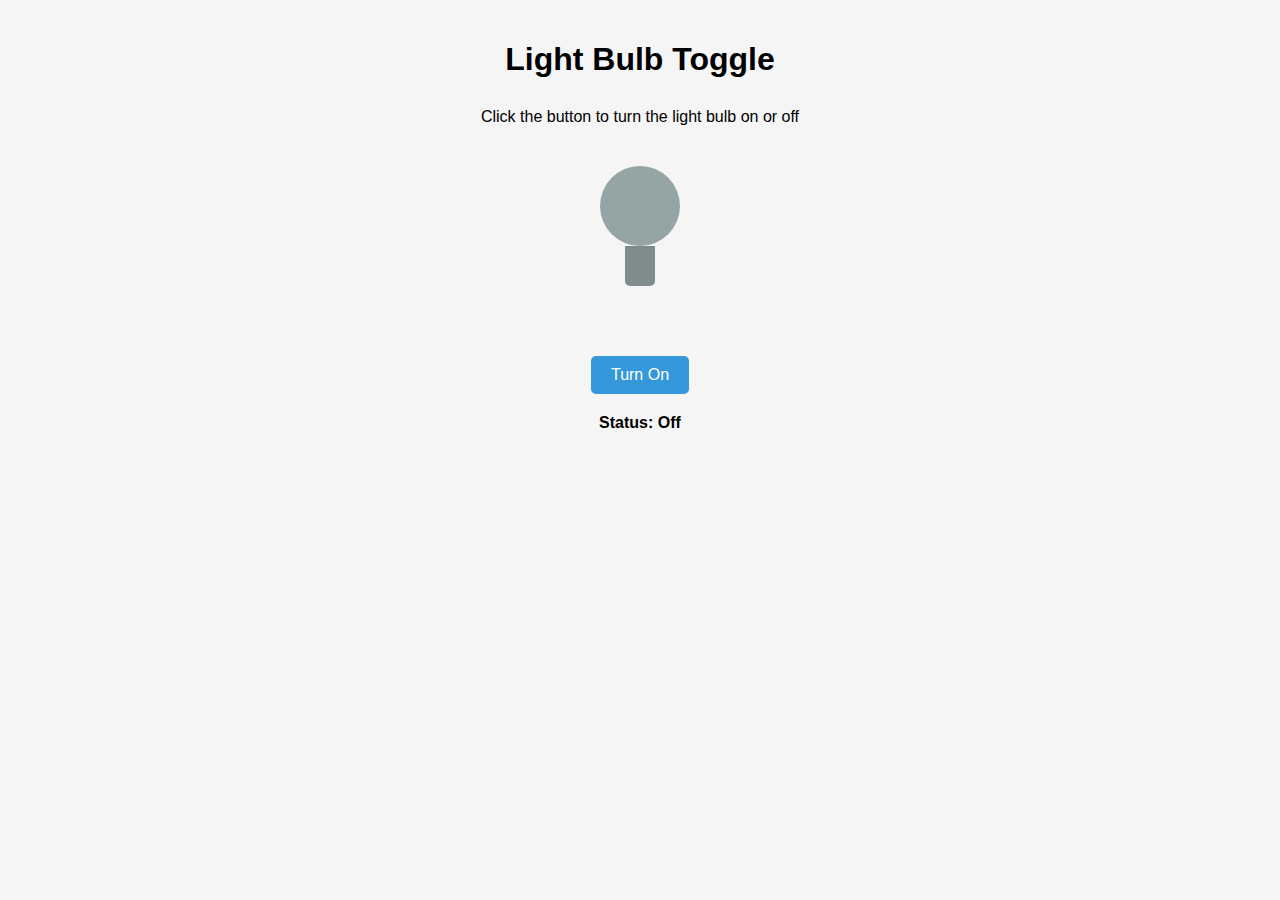
<file: challenge-1/index.html>
<!DOCTYPE html>
<html lang="en">
  <head>
    <meta charset="UTF-8" />
    <meta name="viewport" content="width=device-width, initial-scale=1.0" />
    <title>Light Bulb Toggle</title>
    <link rel="stylesheet" href="styles.css" />
  </head>
  <body id="body">
    <h1>Light Bulb Toggle</h1>
    <p>Click the button to turn the light bulb on or off</p>

    <div class="bulb-container">
      <div id="bulb" class="bulb off"></div>
      <div class="bulb-base"></div>
    </div>

    <button id="toggleButton">Turn On</button>

    <p id="status" class="switch-status">Status: Off</p>

    <script src="app.js"></script>
  </body>
</html>
</file>
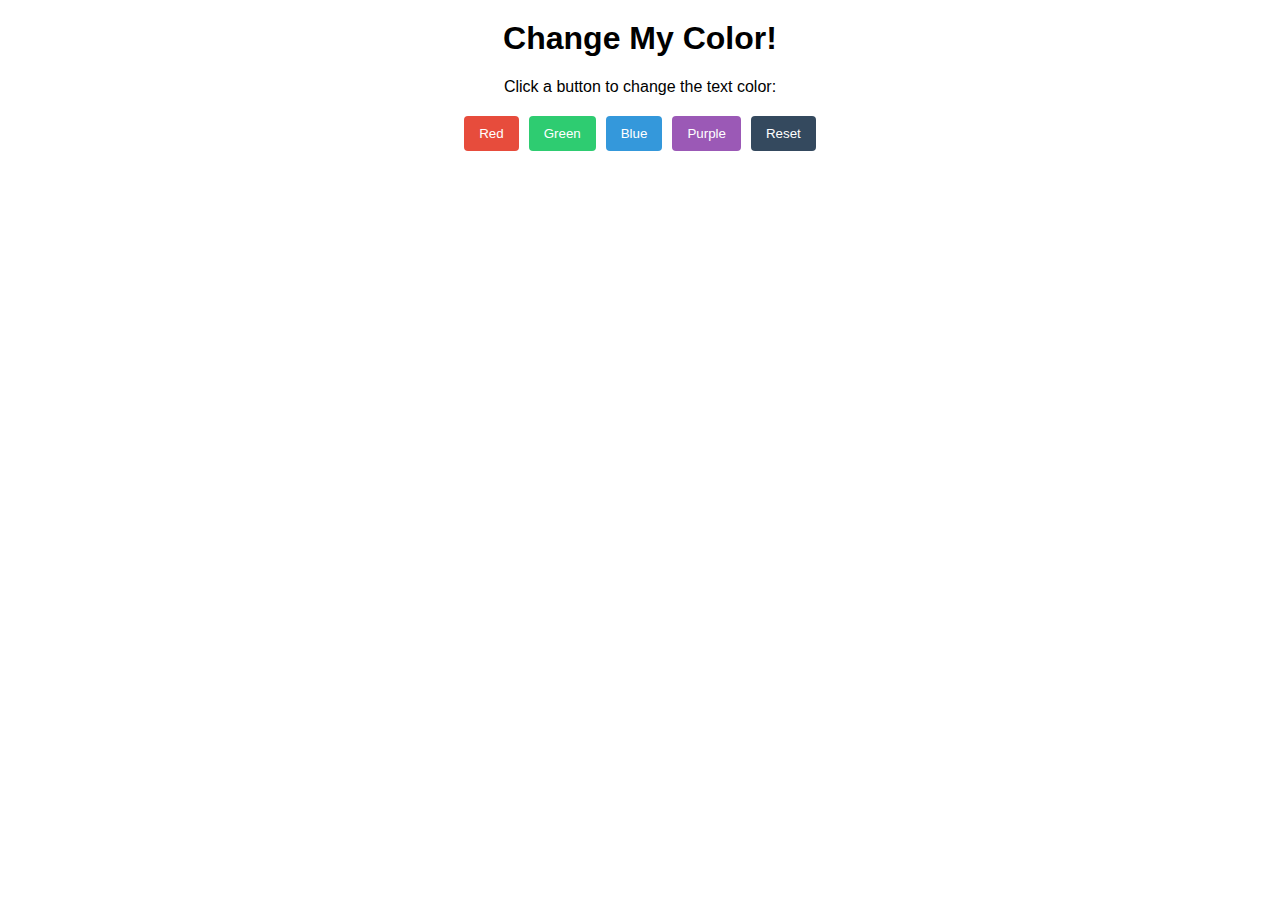
<file: challenge-2/index.html>
<html lang="en">
  <head>
    <meta charset="UTF-8" />
    <meta name="viewport" content="width=device-width, initial-scale=1.0" />
    <title>Change Text Color</title>
    <link rel="stylesheet" href="styles.css" />
  </head>
  <body>
    <h1 id="mainHeading">Change My Color!</h1>
    <p>Click a button to change the text color:</p>

    <div class="color-buttons">
      <button id="redButton">Red</button>
      <button id="greenButton">Green</button>
      <button id="blueButton">Blue</button>
      <button id="purpleButton">Purple</button>
      <button id="resetButton">Reset</button>
    </div>

    <script src="app.js"></script>
  </body>
</html>
</file>
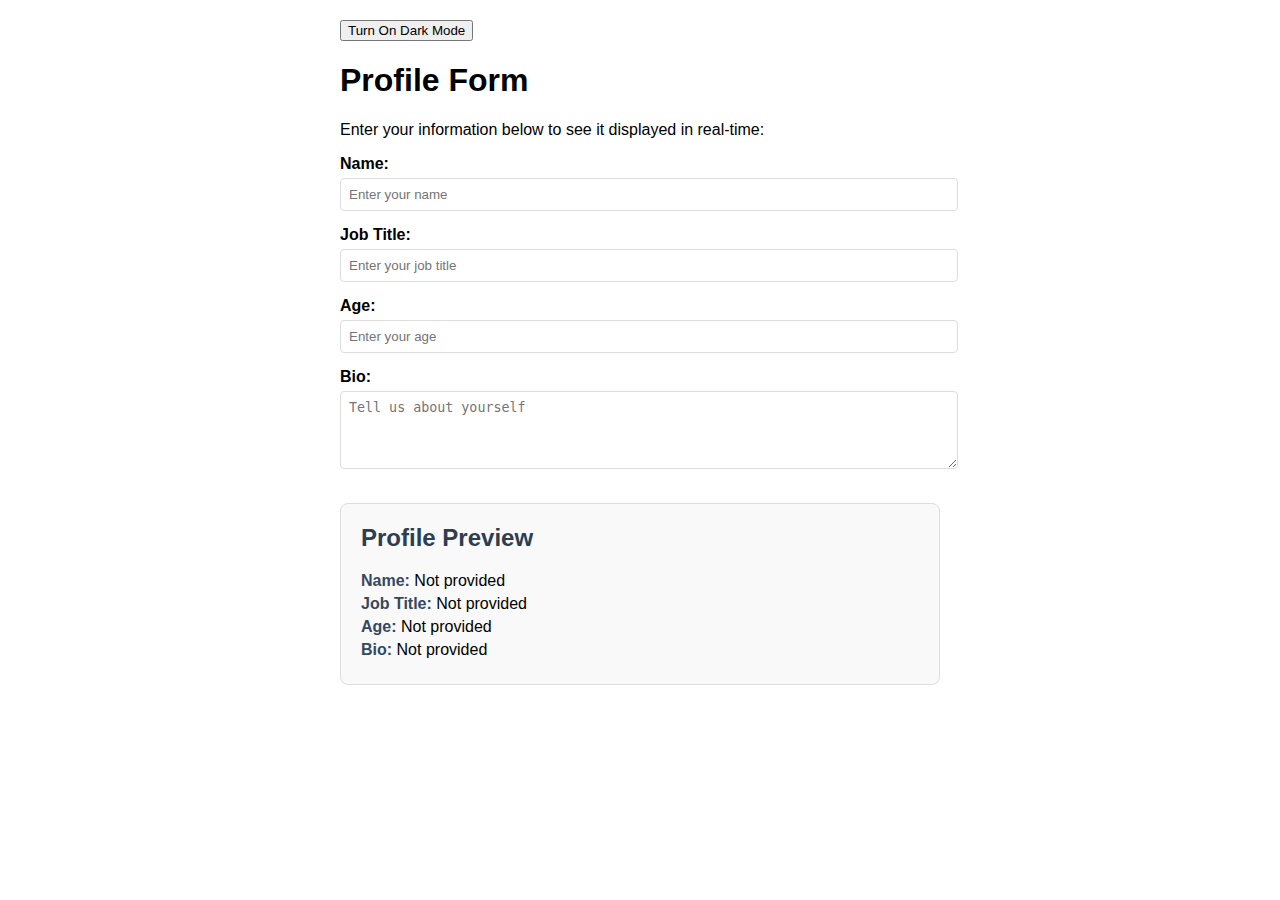
<file: challenge-3/index.html>
<!DOCTYPE html>
<html lang="en">
  <head>
    <meta charset="UTF-8" />
    <meta name="viewport" content="width=device-width, initial-scale=1.0" />
    <title>Real-time Form Input Display</title>
    <link rel="stylesheet" href="styles.css" />
  </head>
  <body id="body">
    <button id="darkMode">Turn On Dark Mode</button>
    <h1>Profile Form</h1>
    <p>Enter your information below to see it displayed in real-time:</p>

    <div class="form-container">
      <div class="form-group">
        <label for="nameInput">Name:</label>
        <input type="text" id="nameInput" placeholder="Enter your name" />
      </div>

      <div class="form-group">
        <label for="jobInput">Job Title:</label>
        <input type="text" id="jobInput" placeholder="Enter your job title" />
      </div>

      <div class="form-group">
        <label for="ageInput">Age:</label>
        <input
          type="number"
          id="ageInput"
          min="18"
          max="120"
          placeholder="Enter your age"
        />
      </div>

      <div class="form-group">
        <label for="bioInput">Bio:</label>
        <textarea
          id="bioInput"
          rows="4"
          placeholder="Tell us about yourself"
        ></textarea>
      </div>
    </div>

    <div id="Preview" class="preview-card">
      <h2>Profile Preview</h2>
      <div class="profile-info">
        <p><strong>Name:</strong> <span id="nameDisplay">Not provided</span></p>
        <p>
          <strong>Job Title:</strong> <span id="jobDisplay">Not provided</span>
        </p>
        <p><strong>Age:</strong> <span id="ageDisplay">Not provided</span></p>
        <p><strong>Bio:</strong> <span id="bioDisplay">Not provided</span></p>
      </div>
    </div>

    <script src="app.js"></script>
  </body>
</html>
</file>
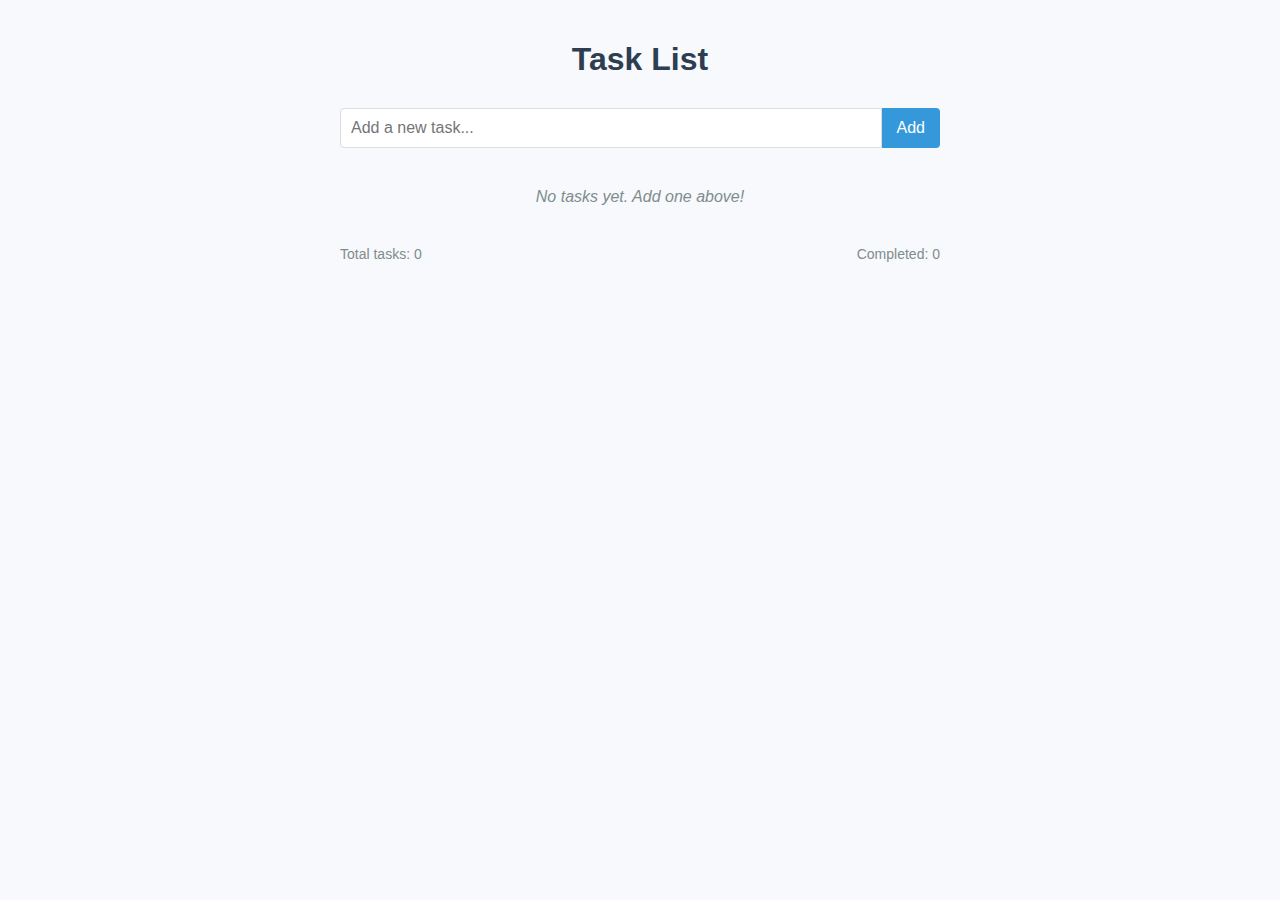
<file: challenge-4/index.html>
<!DOCTYPE html>
<html lang="en">
  <head>
    <meta charset="UTF-8" />
    <meta name="viewport" content="width=device-width, initial-scale=1.0" />
    <title>Task List Application</title>
    <link rel="stylesheet" href="styles.css" />
   
  </head>
  <body>
    <h1>Task List</h1>

    <div class="task-form">
      <input
        type="text"
        id="taskInput"
        class="task-input"
        placeholder="Add a new task..."
      />
      <button id="addButton" class="add-button">Add</button>
    </div>

    <ul id="taskList" class="task-list">
      <li id="empty" class="empty-list">No tasks yet. Add one above!</li>
    </ul>

    <div class="task-stats">
      <span id="totalTasks">Total tasks: 0</span>
      <span id="completedTasks">Completed: 0</span>
    </div>
    <script src="app.js"></script>
  </body>
</html>
</file>
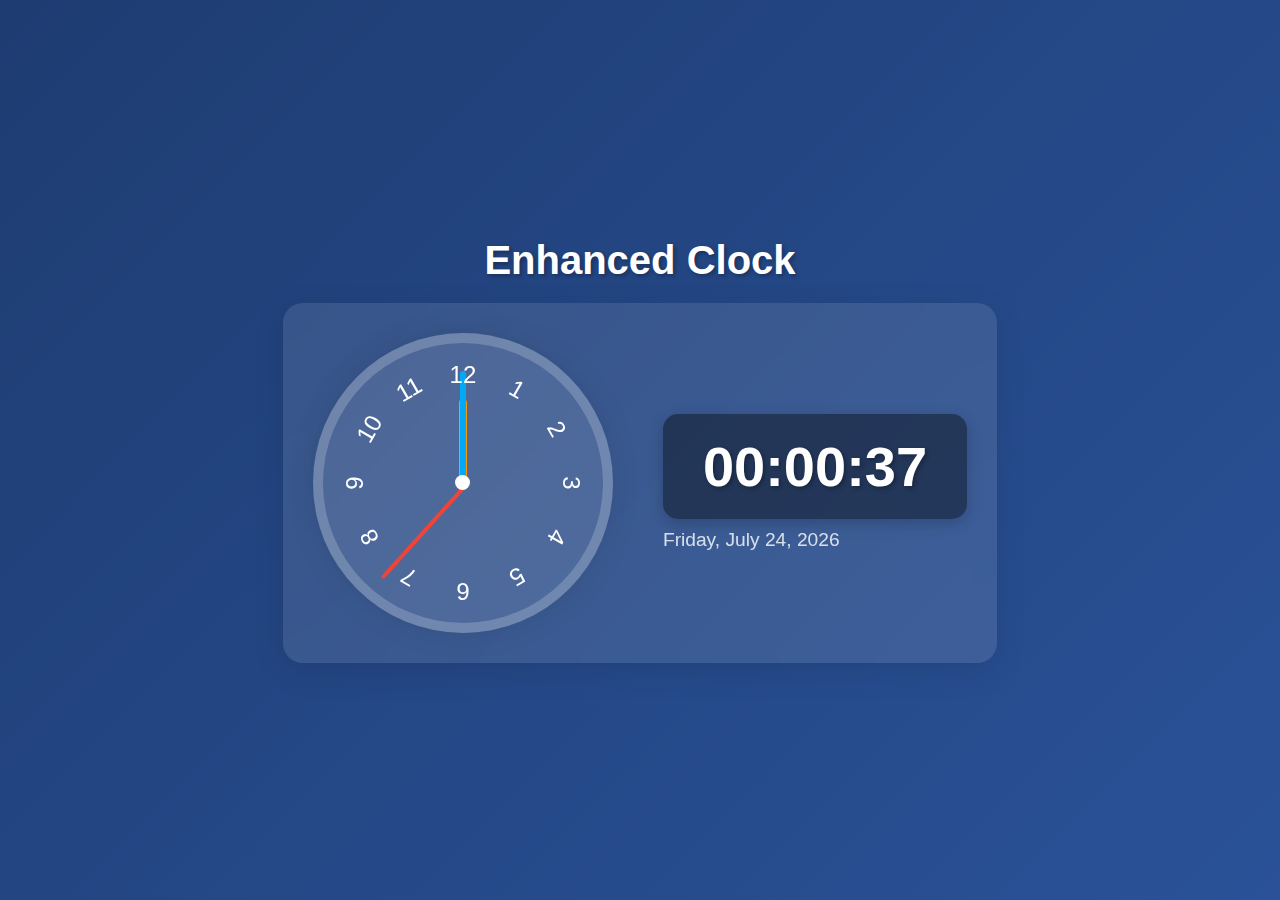
<file: challenge-6/index.html>
<!DOCTYPE html>
<html lang="en">
  <head>
    <meta charset="UTF-8" />
    <meta name="viewport" content="width=device-width, initial-scale=1.0" />
    <title>Enhanced Digital & Analog Clock</title>
    <link rel="stylesheet" href="styles.css" />
  </head>
  <body>
    <h2>Enhanced Clock</h2>

    <div class="container">
      <div class="clock">
        <div id="hour" class="hand hour"></div>
        <div id="min" class="hand minute"></div>
        <div id="sec" class="hand second"></div>
      </div>

      <div>
        <div class="digital-clock">00:00:00</div>
        <div class="date"></div>
      </div>
    </div>

    <script src="app.js"></script>
  </body>
</html>
</file>
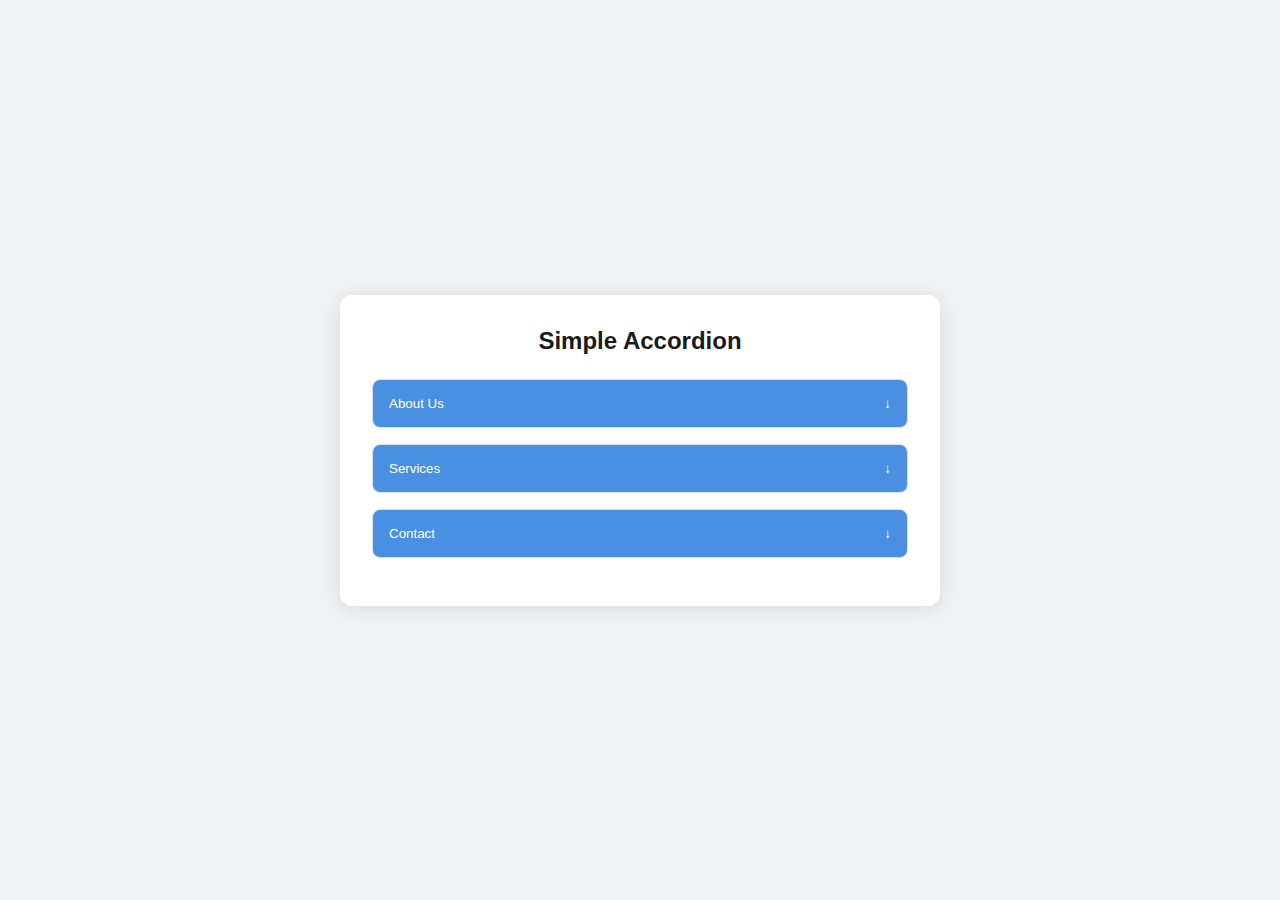
<file: challenge-7/index.html>
<!DOCTYPE html>
<html lang="en">
  <head>
    <meta charset="UTF-8" />
    <meta name="viewport" content="width=device-width, initial-scale=1.0" />
    <title>Slick Accordion</title>
    <link rel="stylesheet" href="styles.css" />
  </head>
  <body>
    <div class="container">
      <h2>Simple Accordion</h2>
      <div class="accordion">
        <div class="accordion-item">
          <button class="accordion-button">
            About Us
            <span class="arrow">↓</span>
          </button>
          <div class="accordion-content">
            <p>
              We are a company dedicated to creating amazing web experiences.
              Our team works tirelessly to bring you the best solutions.
            </p>
          </div>
        </div>

        <div class="accordion-item">
          <button class="accordion-button">
            Services
            <span class="arrow">↓</span>
          </button>
          <div class="accordion-content">
            <p>
              We offer web design, development, and consulting services to help
              your business grow online.
            </p>
          </div>
        </div>

        <div class="accordion-item">
          <button class="accordion-button">
            Contact
            <span class="arrow">↓</span>
          </button>
          <div class="accordion-content">
            <p>
              Get in touch with us through email or phone. We're always happy to
              help with your projects.
            </p>
          </div>
        </div>
      </div>
    </div>

    <script src="app.js"></script>
  </body>
</html>
</file>
<file: challenge-1/styles.css>
body {
  font-family: Arial, sans-serif;
  max-width: 600px;
  margin: 0 auto;
  padding: 20px;
  text-align: center;
  background-color: #f5f5f5;
  transition: background-color 0.3s ease;
}

.dark-mode {
  background-color: #333;
  color: white;
}

h1 {
  margin-bottom: 30px;
}

.bulb-container {
  margin: 40px auto;
  position: relative;
  width: 100px;
  height: 150px;
}

.bulb {
  width: 80px;
  height: 80px;
  background-color: #f1c40f;
  border-radius: 50%;
  position: absolute;
  top: 0;
  left: 50%;
  transform: translateX(-50%);
  box-shadow: 0 0 50px rgba(241, 196, 15, 0.5);
  transition: all 0.3s ease;
}

.bulb.off {
  background-color: #95a5a6;
  box-shadow: none;
}

.bulb-base {
  width: 30px;
  height: 40px;
  background-color: #7f8c8d;
  position: absolute;
  top: 80px;
  left: 50%;
  transform: translateX(-50%);
  border-radius: 0 0 5px 5px;
}

button {
  padding: 10px 20px;
  background-color: #3498db;
  color: white;
  border: none;
  border-radius: 5px;
  cursor: pointer;
  font-size: 16px;
  transition: background-color 0.3s;
}

button:hover {
  background-color: #2980b9;
}

.switch-status {
  margin-top: 20px;
  font-weight: bold;
}
</file>
<file: challenge-2/styles.css>
body {
  font-family: Arial, sans-serif;
  max-width: 600px;
  margin: 0 auto;
  padding: 20px;
  text-align: center;
}
h1 {
  transition: color 0.3s ease;
}
.color-buttons {
  display: flex;
  justify-content: center;
  gap: 10px;
  margin: 20px 0;
}
button {
  padding: 10px 15px;
  border: none;
  border-radius: 4px;
  cursor: pointer;
  color: white;
}
#redButton {
  background-color: #e74c3c;
}
#greenButton {
  background-color: #2ecc71;
}
#blueButton {
  background-color: #3498db;
}
#purpleButton {
  background-color: #9b59b6;
}
#resetButton {
  background-color: #34495e;
}
</file>
<file: challenge-3/styles.css>
body {
  font-family: Arial, sans-serif;
  max-width: 600px;
  margin: 0 auto;
  padding: 20px;
}
.form-group {
  margin-bottom: 15px;
}
label {
  display: block;
  margin-bottom: 5px;
  font-weight: bold;
}
input,
textarea,
select {
  width: 100%;
  padding: 8px;
  border: 1px solid #ddd;
  border-radius: 4px;
}
.preview-card {
  margin-top: 30px;
  border: 1px solid #ddd;
  border-radius: 8px;
  padding: 20px;
  background-color: #f9f9f9;
}
h2 {
  margin-top: 0;
  color: #2c3e50;
}
.profile-info p {
  margin: 5px 0;
}
.profile-info strong {
  color: #34495e;
}
</file>
<file: challenge-4/styles.css>
body {
  font-family: 'Segoe UI', Tahoma, Geneva, Verdana, sans-serif;
  max-width: 600px;
  margin: 0 auto;
  padding: 20px;
  background-color: #f7f9fc;
}

h1 {
  color: #2c3e50;
  text-align: center;
  margin-bottom: 30px;
}

.task-form {
  display: flex;
  margin-bottom: 20px;
}

.task-input {
  flex: 1;
  padding: 10px;
  font-size: 16px;
  border: 1px solid #ddd;
  border-radius: 4px 0 0 4px;
}

.add-button {
  padding: 10px 15px;
  background-color: #3498db;
  color: white;
  border: none;
  border-radius: 0 4px 4px 0;
  cursor: pointer;
  font-size: 16px;
}

.add-button:hover {
  background-color: #2980b9;
}

.task-list {
  list-style: none;
  padding: 0;
  
}

.task-item {
  display: flex;
  align-items: center;
  padding: 12px 15px;
  background-color: white;
  border-radius: 4px;
  margin-bottom: 10px;
  box-shadow: 0 2px 5px rgba(0, 0, 0, 0.1);
  animation: fadeIn 0.3s ease;
}

@keyframes fadeIn {
  from {
    opacity: 0;
    transform: translateY(-10px);
  }
  to {
    opacity: 1;
    transform: translateY(0);
  }
}

.task-text {
  flex: 1;
  margin-left: 10px;
}

.complete-checkbox {
  width: 18px;
  height: 18px;
  cursor: pointer;
}

.task-item.completed .task-text {
  text-decoration: line-through;
  color: #95a5a6;
}

.delete-button {
  background-color: #e74c3c;
  color: white;
  border: none;
  border-radius: 4px;
  padding: 5px 10px;
  cursor: pointer;
  font-size: 14px;
  opacity: 0.8;
  transition: opacity 0.2s;
}

.delete-button:hover {
  opacity: 1;
}

.empty-list {
  text-align: center;
  color: #7f8c8d;
  font-style: italic;
  padding: 20px;
}

.task-stats {
  display: flex;
  justify-content: space-between;
  margin-top: 20px;
  color: #7f8c8d;
  font-size: 14px;
}
</file>
<file: challenge-6/styles.css>
* {
  margin: 0;
  padding: 0;
  box-sizing: border-box;
  font-family: 'Segoe UI', Tahoma, Geneva, Verdana, sans-serif;
}

body {
  display: flex;
  flex-direction: column;
  align-items: center;
  justify-content: center;
  min-height: 100vh;
  background: linear-gradient(135deg, #1e3c72, #2a5298);
  color: white;
  padding: 20px;
}

.container {
  display: flex;
  flex-direction: column;
  align-items: center;
  gap: 30px;
  background: rgba(255, 255, 255, 0.1);
  padding: 30px;
  border-radius: 20px;
  backdrop-filter: blur(10px);
  box-shadow: 0 8px 32px rgba(0, 0, 0, 0.1);
}

h2 {
  font-size: 2.5rem;
  margin-bottom: 20px;
  text-shadow: 2px 2px 4px rgba(0, 0, 0, 0.3);
}

.clock {
  width: 300px;
  height: 300px;
  position: relative;
  background: rgba(255, 255, 255, 0.1);
  border: 10px solid rgba(255, 255, 255, 0.2);
  border-radius: 50%;
  display: flex;
  align-items: center;
  justify-content: center;
  box-shadow: 0 0 30px rgba(0, 0, 0, 0.1);
}

.clock::before {
  content: '';
  position: absolute;
  width: 15px;
  height: 15px;
  background: white;
  border-radius: 50%;
  z-index: 10;
}

.clock .number {
  position: absolute;
  width: 100%;
  height: 100%;
  text-align: center;
  transform: rotate(calc(30deg*var(--rotation)));
  font-size: 1.5rem;
  padding: 18px;
}

.clock .number span {
  display: inline-block;
  transform: rotate(calc(var(--rotation) * -1));
}

.hand {
  position: absolute;
  bottom: 50%;
  transform-origin: bottom;
  border-radius: 4px;
  transform: translateX(-50%) rotate(0deg);
  transition: transform 0.2s cubic-bezier(0.4, 2.08, 0.55, 0.44);
}

.hour {
  width: 8px;
  height: 30%;
  background: #ff9800;
  left: 50%;
  
}

.minute {
  width: 6px;
  height: 40%;
  background: #03a9f4;
  left: 50%;
}

.second {
  width: 4px;
  height: 45%;
  background: #f44336;
  left: 50%;
}

.digital-clock {
  font-size: 3.5rem;
  font-weight: bold;
  padding: 20px 40px;
  background: rgba(0, 0, 0, 0.4);
  border-radius: 15px;
  min-width: 300px;
  text-align: center;
  box-shadow: 0 4px 15px rgba(0, 0, 0, 0.2);
  text-shadow: 2px 2px 4px rgba(0, 0, 0, 0.3);
}

.date {
  font-size: 1.2rem;
  margin-top: 10px;
  opacity: 0.8;
}

@media (min-width: 768px) {
  .container {
    flex-direction: row;
    gap: 50px;
  }
}
</file>
<file: challenge-7/styles.css>
* {
  margin: 0;
  padding: 0;
  box-sizing: border-box;
  font-family: 'Arial', sans-serif;
}

body {
  min-height: 100vh;
  display: grid;
  place-items: center;
  background: #f0f2f5;
}

.container {
  width: 90%;
  max-width: 600px;
  background: white;
  padding: 2rem;
  border-radius: 12px;
  box-shadow: 0 2px 20px rgba(0, 0, 0, 0.1);
}

h2 {
  color: #1a1a1a;
  margin-bottom: 1.5rem;
  font-size: 1.5rem;
  text-align: center;
}

.accordion-item {
  background: white;
  margin-bottom: 1rem;
  border-radius: 8px;
  overflow: hidden;
  border: 1px solid #e1e1e1;
}

.accordion-button {
  width: 100%;
  padding: 1rem;
  background: #4a90e2;
  color: white;
  border: none;
  text-align: left;
  display: flex;
  justify-content: space-between;
  align-items: center;
  cursor: pointer;
  transition: 0.3s ease;
}

.accordion-button:hover {
  background: #357abd;
}

.accordion-content {
  max-height: 0;
  padding: 0 1rem;
  background: white;
  overflow: hidden;
  transition: all 0.3s ease-out;
}

.accordion-content p {
  padding: 1rem 0;
  color: #666;
  line-height: 1.5;
}

.arrow {
  transition: transform 0.3s ease;
}

.arrow.active {
  transform: rotate(180deg);
}

.active.accordion-content {
  max-height: 200px;
}
</file>
